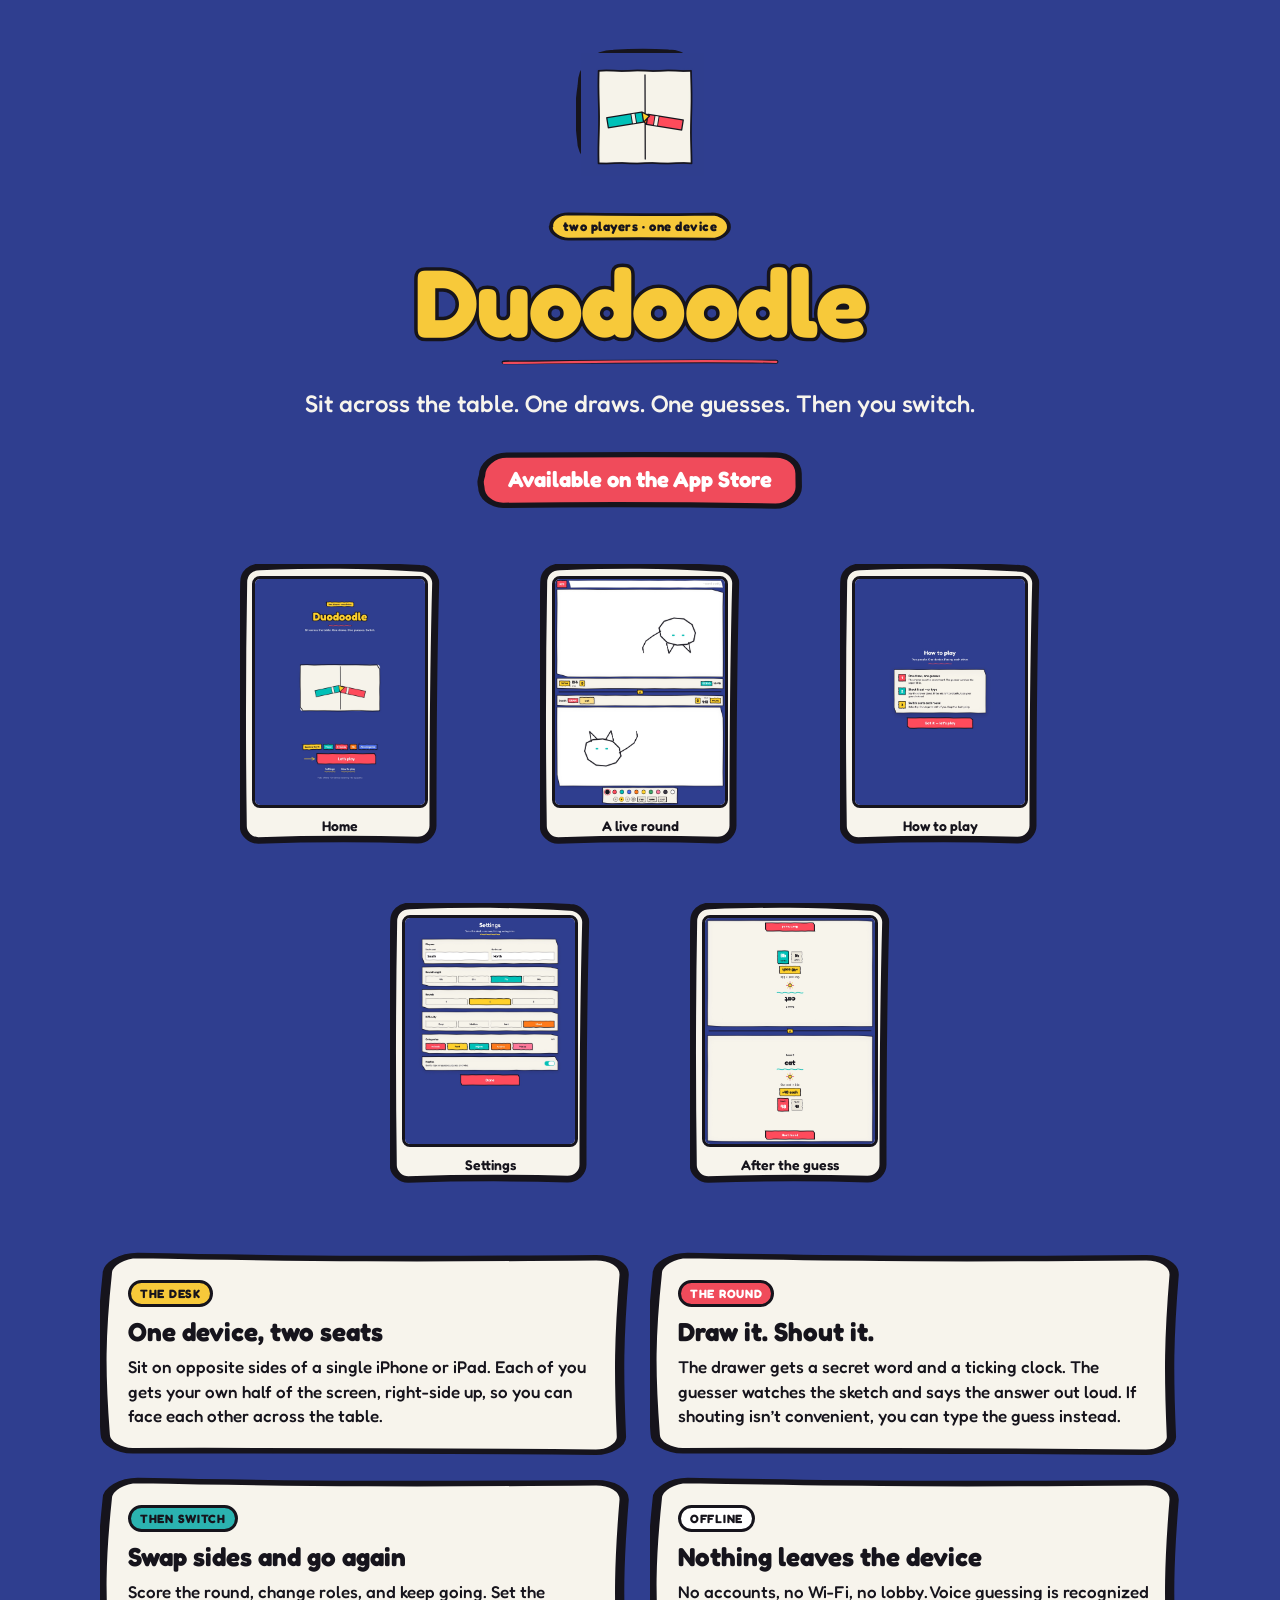
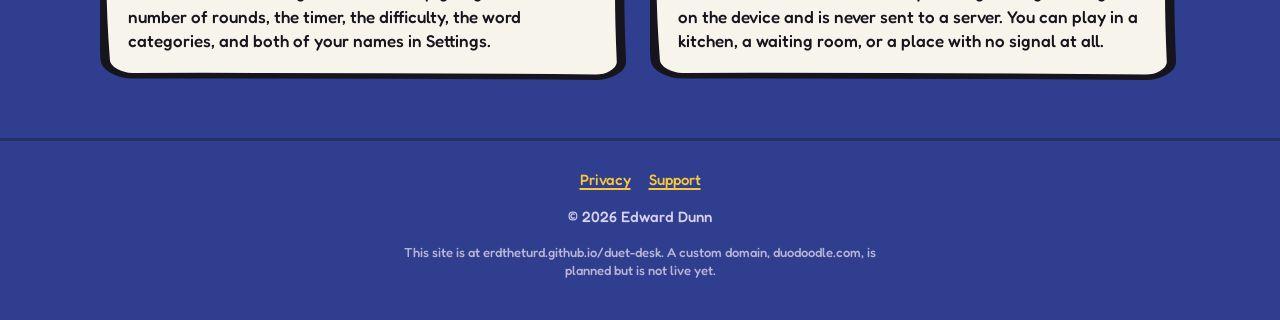
<file: index.html>
<!DOCTYPE html>
<html lang="en">
<head>
  <meta charset="utf-8">
  <meta name="viewport" content="width=device-width, initial-scale=1">
  <title>Duodoodle — two players, one device</title>
  <meta name="description" content="Sit across one iPhone or iPad. One of you draws a secret word. The other shouts the guess. Then you switch. Fully offline, no accounts.">
  <link rel="canonical" href="https://erdtheturd.github.io/duet-desk/">
  <link rel="icon" href="favicon.ico" sizes="32x32">
  <link rel="icon" type="image/png" href="favicon-32.png" sizes="32x32">
  <link rel="apple-touch-icon" href="apple-touch-icon.png">
  <meta property="og:type" content="website">
  <meta property="og:title" content="Duodoodle — two players, one device">
  <meta property="og:description" content="Sit across the table. One draws. One guesses. Then you switch. A two-player drawing game for one iPhone or iPad.">
  <meta property="og:image" content="https://erdtheturd.github.io/duet-desk/og.png">
  <meta property="og:url" content="https://erdtheturd.github.io/duet-desk/">
  <meta name="twitter:card" content="summary_large_image">
  <meta name="twitter:title" content="Duodoodle — two players, one device">
  <meta name="twitter:description" content="Sit across the table. One draws. One guesses. Then you switch.">
  <meta name="twitter:image" content="https://erdtheturd.github.io/duet-desk/og.png">
  <link rel="preconnect" href="https://fonts.googleapis.com">
  <link rel="preconnect" href="https://fonts.gstatic.com" crossorigin>
  <link href="https://fonts.googleapis.com/css2?family=Fredoka:wght@400;500;600;700&display=swap" rel="stylesheet">
  <link rel="stylesheet" href="styles.css">
</head>
<body>
  <header class="hero wrap">
    <div class="hero-icon boil">
      <img src="images/icon.png" width="1024" height="1024" alt="Duodoodle icon: two crayons across a split page">
    </div>
    <p class="chip boil">two players · one device</p>
    <h1 class="wordmark boil">Duodoodle</h1>
    <p class="tagline">Sit across the table. One draws. One guesses. Then you switch.</p>
    <div class="cta-row">
      <a class="btn boil" href="#">Available on the App Store</a>
    </div>
  </header>

  <section class="shots wrap" aria-label="Screenshots">
    <div class="shot-row">
      <figure class="shot boil">
        <img src="images/home.jpg" width="1032" height="1376" alt="The Duodoodle home screen, with the Let’s play button and a doodle of two crayons on a split page">
        <figcaption>Home</figcaption>
      </figure>
      <figure class="shot boil">
        <img src="images/play.jpg" width="1032" height="1376" alt="A live round: the drawer’s canvas on one half of the screen and the guesser’s view on the other">
        <figcaption>A live round</figcaption>
      </figure>
      <figure class="shot boil">
        <img src="images/onboarding.jpg" width="1032" height="1376" alt="How to play: sit on opposite sides, draw the word, shout the guess">
        <figcaption>How to play</figcaption>
      </figure>
      <figure class="shot boil">
        <img src="images/settings.jpg" width="1032" height="1376" alt="Settings for player names, round length, difficulty, and word categories">
        <figcaption>Settings</figcaption>
      </figure>
      <figure class="shot boil">
        <img src="images/result.jpg" width="1032" height="1376" alt="The round result screen after a guess, ready to switch roles">
        <figcaption>After the guess</figcaption>
      </figure>
    </div>
  </section>

  <section class="benefits wrap">
    <article class="card boil">
      <span class="stamp yellow">The desk</span>
      <h2>One device, two seats</h2>
      <p>Sit on opposite sides of a single iPhone or iPad. Each of you gets your own half of the screen, right-side up, so you can face each other across the table.</p>
    </article>
    <article class="card boil">
      <span class="stamp coral">The round</span>
      <h2>Draw it. Shout it.</h2>
      <p>The drawer gets a secret word and a ticking clock. The guesser watches the sketch and says the answer out loud. If shouting isn’t convenient, you can type the guess instead.</p>
    </article>
    <article class="card boil">
      <span class="stamp">Then switch</span>
      <h2>Swap sides and go again</h2>
      <p>Score the round, change roles, and keep going. Set the number of rounds, the timer, the difficulty, the word categories, and both of your names in Settings.</p>
    </article>
    <article class="card boil">
      <span class="stamp paper">Offline</span>
      <h2>Nothing leaves the device</h2>
      <p>No accounts, no Wi-Fi, no lobby. Voice guessing is recognized on the device and is never sent to a server. You can play in a kitchen, a waiting room, or a place with no signal at all.</p>
    </article>
  </section>

  <footer>
    <div class="wrap">
      <nav>
        <a href="privacy.html">Privacy</a>
        <a href="support.html">Support</a>
      </nav>
      <p>© 2026 Edward Dunn</p>
      <p class="fine">This site is at erdtheturd.github.io/duet-desk. A custom domain, duodoodle.com, is planned but is not live yet.</p>
    </div>
  </footer>
</body>
</html>
</file>
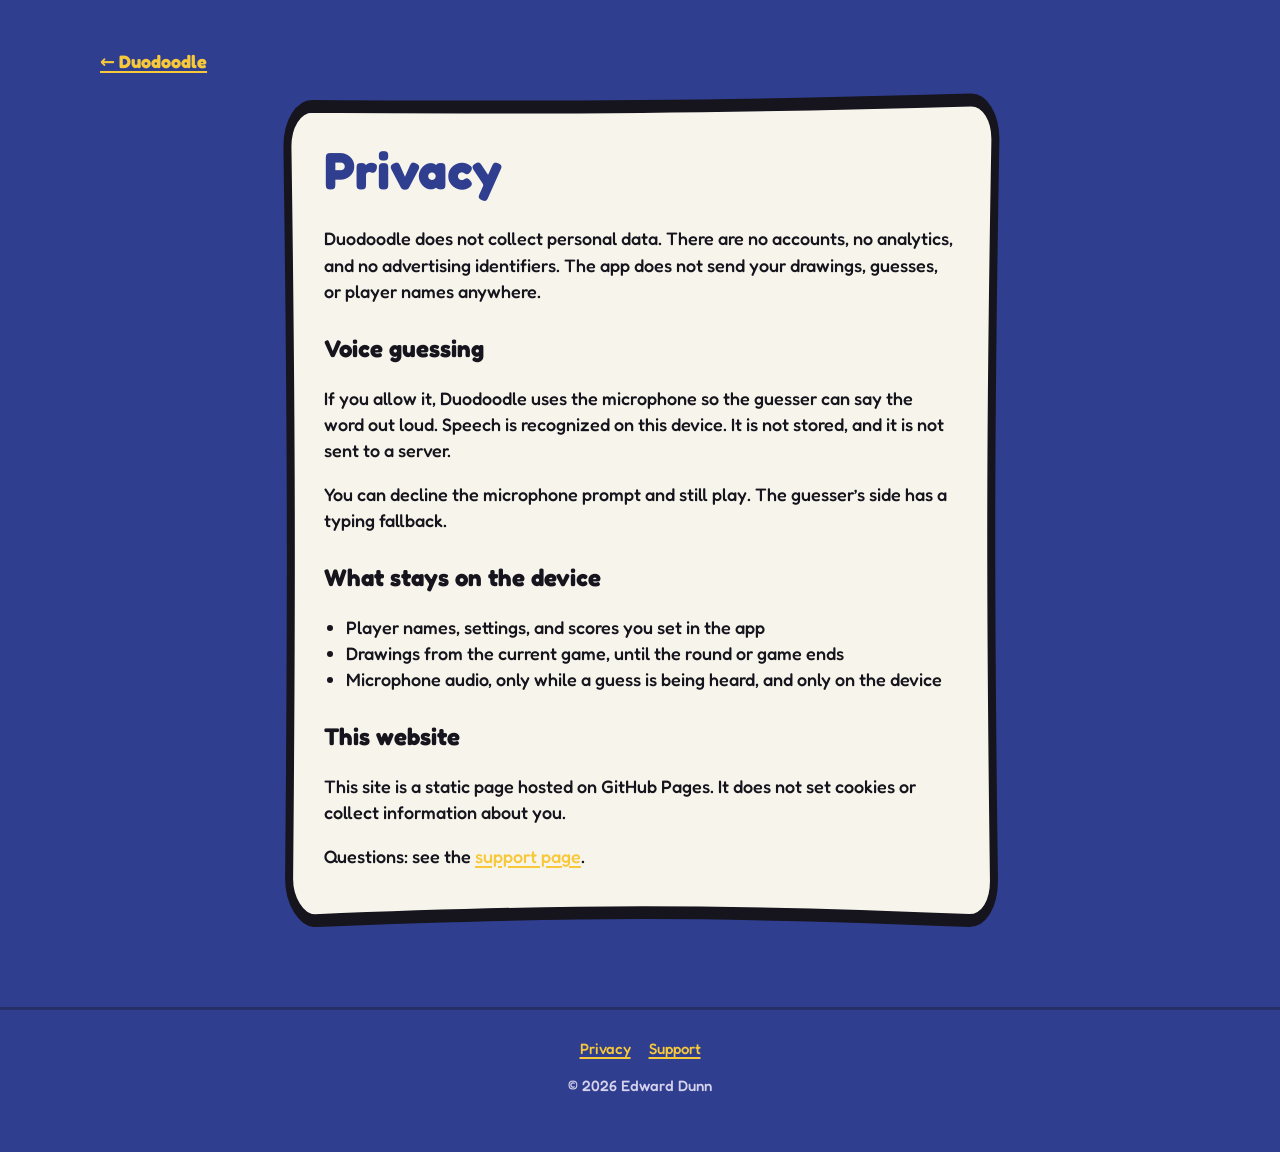
<file: privacy.html>
<!DOCTYPE html>
<html lang="en">
<head>
  <meta charset="utf-8">
  <meta name="viewport" content="width=device-width, initial-scale=1">
  <title>Privacy — Duodoodle</title>
  <meta name="description" content="Duodoodle does not collect personal data. Voice guessing is recognized on the device and is never sent to a server.">
  <link rel="canonical" href="https://erdtheturd.github.io/duet-desk/privacy.html">
  <link rel="icon" href="favicon.ico" sizes="32x32">
  <link rel="icon" type="image/png" href="favicon-32.png" sizes="32x32">
  <link rel="apple-touch-icon" href="apple-touch-icon.png">
  <meta property="og:title" content="Privacy — Duodoodle">
  <meta property="og:image" content="https://erdtheturd.github.io/duet-desk/og.png">
  <link rel="preconnect" href="https://fonts.googleapis.com">
  <link rel="preconnect" href="https://fonts.gstatic.com" crossorigin>
  <link href="https://fonts.googleapis.com/css2?family=Fredoka:wght@400;500;600;700&display=swap" rel="stylesheet">
  <link rel="stylesheet" href="styles.css">
</head>
<body>
  <main class="page wrap">
    <a class="back" href="index.html">← Duodoodle</a>
    <article class="paper-page boil">
      <h1>Privacy</h1>
      <p>Duodoodle does not collect personal data. There are no accounts, no analytics, and no advertising identifiers. The app does not send your drawings, guesses, or player names anywhere.</p>

      <h2>Voice guessing</h2>
      <p>If you allow it, Duodoodle uses the microphone so the guesser can say the word out loud. Speech is recognized on this device. It is not stored, and it is not sent to a server.</p>
      <p>You can decline the microphone prompt and still play. The guesser’s side has a typing fallback.</p>

      <h2>What stays on the device</h2>
      <ul>
        <li>Player names, settings, and scores you set in the app</li>
        <li>Drawings from the current game, until the round or game ends</li>
        <li>Microphone audio, only while a guess is being heard, and only on the device</li>
      </ul>

      <h2>This website</h2>
      <p>This site is a static page hosted on GitHub Pages. It does not set cookies or collect information about you.</p>

      <p>Questions: see the <a href="support.html">support page</a>.</p>
    </article>
  </main>
  <footer>
    <div class="wrap">
      <nav>
        <a href="privacy.html">Privacy</a>
        <a href="support.html">Support</a>
      </nav>
      <p>© 2026 Edward Dunn</p>
    </div>
  </footer>
</body>
</html>
</file>
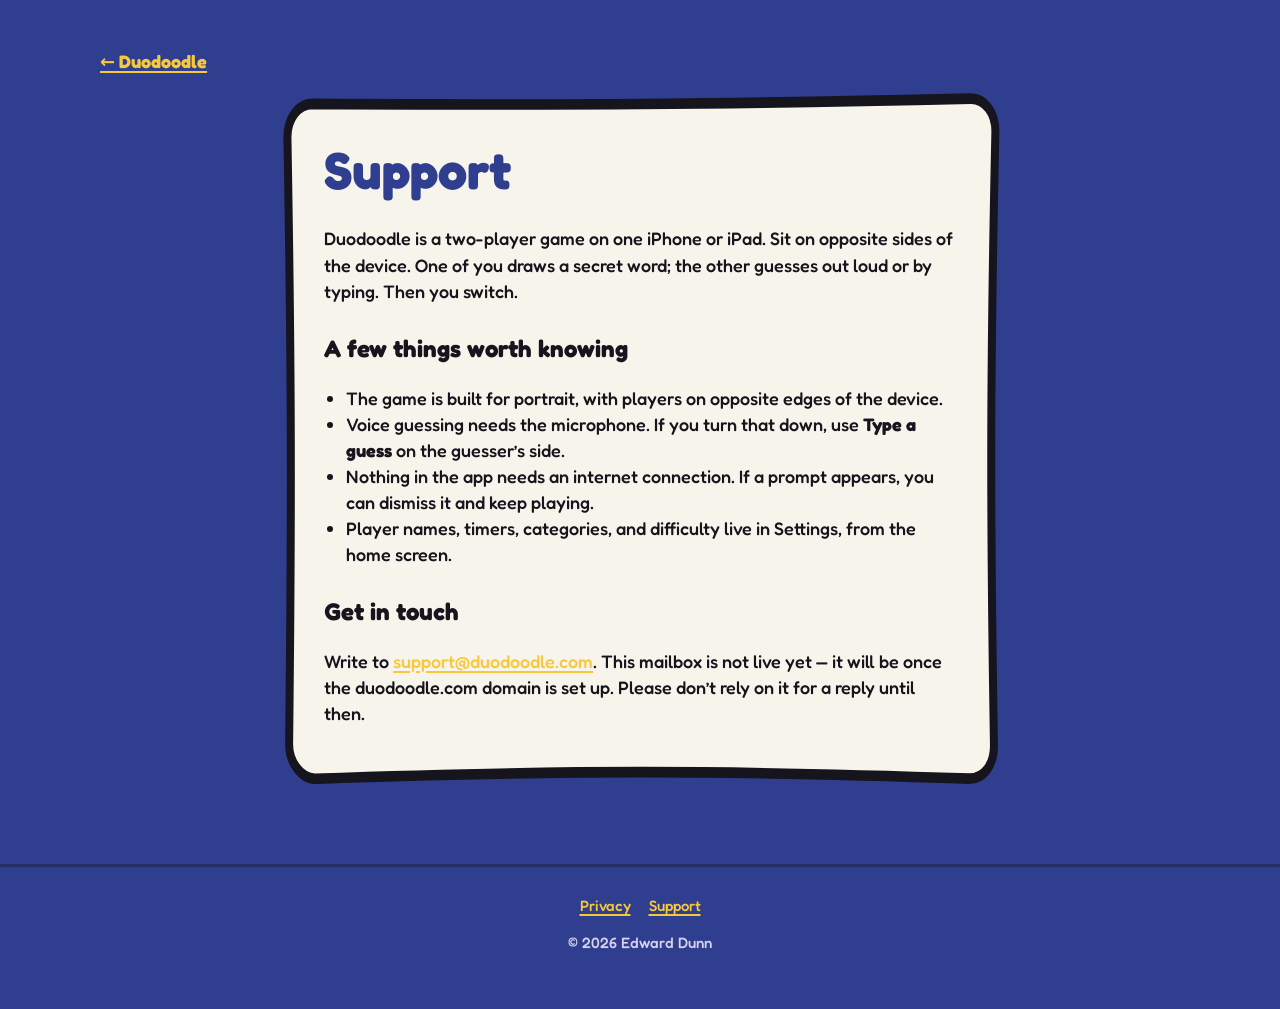
<file: support.html>
<!DOCTYPE html>
<html lang="en">
<head>
  <meta charset="utf-8">
  <meta name="viewport" content="width=device-width, initial-scale=1">
  <title>Support — Duodoodle</title>
  <meta name="description" content="Help and contact for Duodoodle, a two-player drawing game for one iPhone or iPad.">
  <link rel="canonical" href="https://erdtheturd.github.io/duet-desk/support.html">
  <link rel="icon" href="favicon.ico" sizes="32x32">
  <link rel="icon" type="image/png" href="favicon-32.png" sizes="32x32">
  <link rel="apple-touch-icon" href="apple-touch-icon.png">
  <meta property="og:title" content="Support — Duodoodle">
  <meta property="og:image" content="https://erdtheturd.github.io/duet-desk/og.png">
  <link rel="preconnect" href="https://fonts.googleapis.com">
  <link rel="preconnect" href="https://fonts.gstatic.com" crossorigin>
  <link href="https://fonts.googleapis.com/css2?family=Fredoka:wght@400;500;600;700&display=swap" rel="stylesheet">
  <link rel="stylesheet" href="styles.css">
</head>
<body>
  <main class="page wrap">
    <a class="back" href="index.html">← Duodoodle</a>
    <article class="paper-page boil">
      <h1>Support</h1>
      <p>Duodoodle is a two-player game on one iPhone or iPad. Sit on opposite sides of the device. One of you draws a secret word; the other guesses out loud or by typing. Then you switch.</p>

      <h2>A few things worth knowing</h2>
      <ul>
        <li>The game is built for portrait, with players on opposite edges of the device.</li>
        <li>Voice guessing needs the microphone. If you turn that down, use <strong>Type a guess</strong> on the guesser’s side.</li>
        <li>Nothing in the app needs an internet connection. If a prompt appears, you can dismiss it and keep playing.</li>
        <li>Player names, timers, categories, and difficulty live in Settings, from the home screen.</li>
      </ul>

      <h2>Get in touch</h2>
      <p>Write to <a href="mailto:support@duodoodle.com">support@duodoodle.com</a>. This mailbox is not live yet — it will be once the duodoodle.com domain is set up. Please don’t rely on it for a reply until then.</p>
    </article>
  </main>
  <footer>
    <div class="wrap">
      <nav>
        <a href="privacy.html">Privacy</a>
        <a href="support.html">Support</a>
      </nav>
      <p>© 2026 Edward Dunn</p>
    </div>
  </footer>
</body>
</html>
</file>
<file: styles.css>
:root {
  --field: #2f3e8f;
  --paper: #f7f4ec;
  --ink: #16141c;
  --yellow: #f7c93a;
  --coral: #f04b5b;
  --teal: #2bb3b0;
  --white: #ffffff;
  --stroke: 3px;
  --radius: 18px;
}

*,
*::before,
*::after {
  box-sizing: border-box;
}

html {
  scroll-behavior: smooth;
}

body {
  margin: 0;
  min-height: 100vh;
  background: var(--field);
  color: var(--paper);
  font-family: Fredoka, ui-rounded, system-ui, sans-serif;
  font-weight: 500;
  line-height: 1.45;
  font-size: 18px;
}

img {
  max-width: 100%;
  height: auto;
  display: block;
}

a {
  color: var(--yellow);
  text-decoration-thickness: 2px;
  text-underline-offset: 3px;
}

a:hover {
  color: var(--paper);
}

.wrap {
  width: min(1080px, calc(100% - 40px));
  margin: 0 auto;
}


/* Two-frame line boil: swap two hand-drawn imperfect outlines every 0.2s.
   Neither frame is a perfect rectangle or a transform/rotate jiggle.
   prefers-reduced-motion freezes on frame 0. */
.boil {
  animation-duration: 0.40s;
  animation-timing-function: steps(1, end);
  animation-iteration-count: infinite;
}

@keyframes boil-card {
  0%, 49.999% { background-image: url("data:image/svg+xml,%3Csvg%20xmlns%3D%22http%3A%2F%2Fwww.w3.org%2F2000%2Fsvg%22%20viewBox%3D%220%200%20400%20260%22%20preserveAspectRatio%3D%22none%22%3E%3Cpath%20d%3D%22M28.45%2C4.40%20C%20163.31%2C8.93%20239.48%2C9.22%20374.34%2C7.31%20C%20386.65%2C7.31%20395.60%2C16.25%20395.60%2C28.57%20C%20391.59%2C109.04%20391.38%2C154.24%20393.54%2C234.72%20C%20393.54%2C244.64%20384.20%2C253.98%20374.28%2C253.98%20C%20237.70%2C251.90%20161.15%2C251.70%2024.57%2C251.98%20C%2013.89%2C251.98%203.94%2C242.03%203.94%2C231.35%20C%200.32%2C151.85%200.48%2C106.87%205.49%2C27.37%20C%205.49%2C15.59%2016.68%2C4.40%2028.45%2C4.40%20Z%22%20fill%3D%22%23f7f4ec%22%20stroke%3D%22%2316141c%22%20stroke-width%3D%227%22%20stroke-linejoin%3D%22round%22%20stroke-linecap%3D%22round%22%2F%3E%3C%2Fsvg%3E"); }
  50%, 100% { background-image: url("data:image/svg+xml,%3Csvg%20xmlns%3D%22http%3A%2F%2Fwww.w3.org%2F2000%2Fsvg%22%20viewBox%3D%220%200%20400%20260%22%20preserveAspectRatio%3D%22none%22%3E%3Cpath%20d%3D%22M24.26%2C7.08%20C%20159.85%2C4.49%20236.18%2C4.16%20371.77%2C3.82%20C%20385.08%2C3.82%20394.85%2C13.59%20394.85%2C26.90%20C%20401.55%2C106.52%20401.77%2C151.53%20397.02%2C231.15%20C%20397.02%2C243.61%20386.95%2C253.69%20374.48%2C253.69%20C%20240.99%2C259.47%20165.12%2C259.67%2031.63%2C255.66%20C%2018.21%2C255.66%207.85%2C245.30%207.85%2C231.88%20C%200.36%2C151.90%200.02%2C106.81%204.51%2C26.84%20C%204.51%2C15.32%2012.76%2C7.08%2024.26%2C7.08%20Z%22%20fill%3D%22%23f7f4ec%22%20stroke%3D%22%2316141c%22%20stroke-width%3D%227%22%20stroke-linejoin%3D%22round%22%20stroke-linecap%3D%22round%22%2F%3E%3C%2Fsvg%3E"); }
}
@keyframes boil-btn {
  0%, 49.999% { background-image: url("data:image/svg+xml,%3Csvg%20xmlns%3D%22http%3A%2F%2Fwww.w3.org%2F2000%2Fsvg%22%20viewBox%3D%220%200%20360%2080%22%20preserveAspectRatio%3D%22none%22%3E%3Cpath%20d%3D%22M33.70%2C6.89%20C%20149.96%2C6.02%20213.24%2C6.00%20329.49%2C6.66%20C%20343.03%2C6.66%20354.06%2C17.69%20354.06%2C31.23%20C%20354.12%2C39.26%20354.14%2C41.04%20354.25%2C49.07%20C%20354.25%2C62.81%20342.35%2C74.72%20328.61%2C74.72%20C%20211.00%2C71.98%20147.42%2C71.88%2029.81%2C73.64%20C%2016.80%2C73.64%205.82%2C62.66%205.82%2C49.64%20C%204.65%2C42.59%204.73%2C41.03%206.61%2C33.98%20C%206.61%2C19.60%2019.32%2C6.89%2033.70%2C6.89%20Z%22%20fill%3D%22%23f04b5b%22%20stroke%3D%22%2316141c%22%20stroke-width%3D%227%22%20stroke-linejoin%3D%22round%22%20stroke-linecap%3D%22round%22%2F%3E%3C%2Fsvg%3E"); }
  50%, 100% { background-image: url("data:image/svg+xml,%3Csvg%20xmlns%3D%22http%3A%2F%2Fwww.w3.org%2F2000%2Fsvg%22%20viewBox%3D%220%200%20360%2080%22%20preserveAspectRatio%3D%22none%22%3E%3Cpath%20d%3D%22M29.88%2C6.30%20C%20147.49%2C7.51%20211.07%2C7.50%20328.68%2C6.22%20C%20342.33%2C6.22%20354.02%2C17.91%20354.02%2C31.56%20C%20354.79%2C39.84%20354.84%2C41.69%20354.51%2C49.97%20C%20354.51%2C63.61%20344.40%2C73.72%20330.76%2C73.72%20C%20212.52%2C74.00%20148.80%2C74.07%2030.57%2C74.44%20C%2016.55%2C74.44%205.52%2C63.42%205.52%2C49.40%20C%205.65%2C41.13%205.61%2C39.30%205.15%2C31.03%20C%205.15%2C17.13%2015.98%2C6.30%2029.88%2C6.30%20Z%22%20fill%3D%22%23f04b5b%22%20stroke%3D%22%2316141c%22%20stroke-width%3D%227%22%20stroke-linejoin%3D%22round%22%20stroke-linecap%3D%22round%22%2F%3E%3C%2Fsvg%3E"); }
}
@keyframes boil-shot {
  0%, 49.999% { background-image: url("data:image/svg+xml,%3Csvg%20xmlns%3D%22http%3A%2F%2Fwww.w3.org%2F2000%2Fsvg%22%20viewBox%3D%220%200%20200%20300%22%20preserveAspectRatio%3D%22none%22%3E%3Cpath%20d%3D%22M19.98%2C3.07%20C%2082.58%2C0.73%20117.54%2C0.89%20180.15%2C4.67%20C%20188.16%2C4.67%20195.68%2C12.18%20195.68%2C20.20%20C%20193.15%2C120.48%20192.88%2C176.85%20193.01%2C277.13%20C%20193.01%2C285.68%20186.06%2C292.63%20177.52%2C292.63%20C%20115.34%2C290.78%2080.47%2C290.82%2018.30%2C293.04%20C%2010.29%2C293.04%203.30%2C286.05%203.30%2C278.05%20C%201.91%2C176.98%201.94%2C120.44%203.68%2C19.37%20C%203.68%2C9.76%2010.37%2C3.07%2019.98%2C3.07%20Z%22%20fill%3D%22%23f7f4ec%22%20stroke%3D%22%2316141c%22%20stroke-width%3D%227%22%20stroke-linejoin%3D%22round%22%20stroke-linecap%3D%22round%22%2F%3E%3C%2Fsvg%3E"); }
  50%, 100% { background-image: url("data:image/svg+xml,%3Csvg%20xmlns%3D%22http%3A%2F%2Fwww.w3.org%2F2000%2Fsvg%22%20viewBox%3D%220%200%20200%20300%22%20preserveAspectRatio%3D%22none%22%3E%3Cpath%20d%3D%22M23.12%2C3.41%20C%2083.39%2C9.78%20117.82%2C9.89%20178.09%2C4.48%20C%20188.86%2C4.48%20196.50%2C12.10%20196.50%2C22.88%20C%20197.41%2C120.53%20197.41%2C176.31%20196.50%2C273.96%20C%20196.50%2C284.20%20188.55%2C292.15%20178.31%2C292.15%20C%20117.09%2C295.62%2082.44%2C295.86%2021.23%2C294.60%20C%2012.27%2C294.60%203.90%2C286.23%203.90%2C277.27%20C%207.81%2C177.54%207.92%2C121.29%204.98%2C21.55%20C%204.98%2C10.98%2012.55%2C3.41%2023.12%2C3.41%20Z%22%20fill%3D%22%23f7f4ec%22%20stroke%3D%22%2316141c%22%20stroke-width%3D%227%22%20stroke-linejoin%3D%22round%22%20stroke-linecap%3D%22round%22%2F%3E%3C%2Fsvg%3E"); }
}
@keyframes boil-chip {
  0%, 49.999% { background-image: url("data:image/svg+xml,%3Csvg%20xmlns%3D%22http%3A%2F%2Fwww.w3.org%2F2000%2Fsvg%22%20viewBox%3D%220%200%20240%2056%22%20preserveAspectRatio%3D%22none%22%3E%3Cpath%20d%3D%22M27.50%2C5.11%20C%2099.58%2C7.21%20140.09%2C7.23%20212.17%2C5.42%20C%20223.97%2C5.42%20234.70%2C16.15%20234.70%2C27.96%20C%20234.52%2C28.30%20234.52%2C28.38%20234.77%2C28.72%20C%20234.77%2C39.99%20224.03%2C50.72%20212.76%2C50.72%20C%20140.50%2C49.42%2099.95%2C49.42%2027.69%2C50.67%20C%2015.66%2C50.67%204.78%2C39.79%204.78%2C27.77%20C%205.89%2C27.56%205.94%2C27.52%205.29%2C27.32%20C%205.29%2C14.87%2015.05%2C5.11%2027.50%2C5.11%20Z%22%20fill%3D%22%23f7c93a%22%20stroke%3D%22%2316141c%22%20stroke-width%3D%225%22%20stroke-linejoin%3D%22round%22%20stroke-linecap%3D%22round%22%2F%3E%3C%2Fsvg%3E"); }
  50%, 100% { background-image: url("data:image/svg+xml,%3Csvg%20xmlns%3D%22http%3A%2F%2Fwww.w3.org%2F2000%2Fsvg%22%20viewBox%3D%220%200%20240%2056%22%20preserveAspectRatio%3D%22none%22%3E%3Cpath%20d%3D%22M28.31%2C4.68%20C%2099.39%2C3.89%20139.69%2C3.94%20210.77%2C5.18%20C%20223.91%2C5.18%20234.31%2C15.58%20234.31%2C28.73%20C%20233.33%2C29.17%20233.36%2C29.27%20234.56%2C29.71%20C%20234.56%2C42.46%20225.58%2C51.44%20212.83%2C51.44%20C%20140.61%2C52.45%20100.06%2C52.42%2027.84%2C51.18%20C%2015.02%2C51.18%205.11%2C41.26%205.11%2C28.45%20C%205.10%2C28.41%205.05%2C28.41%204.63%2C28.37%20C%204.63%2C15.41%2015.35%2C4.68%2028.31%2C4.68%20Z%22%20fill%3D%22%23f7c93a%22%20stroke%3D%22%2316141c%22%20stroke-width%3D%225%22%20stroke-linejoin%3D%22round%22%20stroke-linecap%3D%22round%22%2F%3E%3C%2Fsvg%3E"); }
}
@keyframes boil-icon {
  0%, 49.999% { background-image: url("data:image/svg+xml,%3Csvg%20xmlns%3D%22http%3A%2F%2Fwww.w3.org%2F2000%2Fsvg%22%20viewBox%3D%220%200%20128%20128%22%20preserveAspectRatio%3D%22none%22%3E%3Cpath%20d%3D%22M37.45%2C4.85%20C%2058.83%2C3.09%2071.09%2C3.05%2092.47%2C4.49%20C%20108.85%2C4.49%20121.29%2C16.92%20121.29%2C33.31%20C%20121.29%2C56.28%20121.26%2C69.02%20121.05%2C91.99%20C%20121.05%2C108.47%20106.04%2C123.48%2089.56%2C123.48%20C%2067.94%2C120.01%2055.63%2C119.82%2034.01%2C121.62%20C%2018.66%2C121.62%204.05%2C107.01%204.05%2C91.67%20C%201.45%2C70.82%201.50%2C58.55%204.58%2C37.71%20C%204.58%2C18.82%2018.57%2C4.85%2037.45%2C4.85%20Z%22%20fill%3D%22%232f3e8f%22%20stroke%3D%22%2316141c%22%20stroke-width%3D%226%22%20stroke-linejoin%3D%22round%22%20stroke-linecap%3D%22round%22%2F%3E%3C%2Fsvg%3E"); }
  50%, 100% { background-image: url("data:image/svg+xml,%3Csvg%20xmlns%3D%22http%3A%2F%2Fwww.w3.org%2F2000%2Fsvg%22%20viewBox%3D%220%200%20128%20128%22%20preserveAspectRatio%3D%22none%22%3E%3Cpath%20d%3D%22M35.78%2C5.67%20C%2058.60%2C9.21%2071.17%2C9.22%2093.99%2C5.69%20C%20108.88%2C5.69%20122.58%2C19.39%20122.58%2C34.28%20C%20122.03%2C57.94%20121.98%2C70.84%20122.10%2C94.50%20C%20122.10%2C110.43%20109.18%2C123.35%2093.25%2C123.35%20C%2071.24%2C126.33%2058.84%2C126.30%2036.83%2C123.01%20C%2020.51%2C123.01%205.31%2C107.82%205.31%2C91.49%20C%208.38%2C69.53%208.48%2C57.00%206.41%2C35.04%20C%206.41%2C17.73%2018.47%2C5.67%2035.78%2C5.67%20Z%22%20fill%3D%22%232f3e8f%22%20stroke%3D%22%2316141c%22%20stroke-width%3D%226%22%20stroke-linejoin%3D%22round%22%20stroke-linecap%3D%22round%22%2F%3E%3C%2Fsvg%3E"); }
}
@keyframes boil-paper {
  0%, 49.999% { background-image: url("data:image/svg+xml,%3Csvg%20xmlns%3D%22http%3A%2F%2Fwww.w3.org%2F2000%2Fsvg%22%20viewBox%3D%220%200%20720%20520%22%20preserveAspectRatio%3D%22none%22%3E%3Cpath%20d%3D%22M32.38%2C8.93%20C%20289.51%2C9.93%20433.81%2C9.54%20690.94%2C4.99%20C%20704.89%2C4.99%20715.39%2C15.50%20715.39%2C29.45%20C%20710.20%2C209.79%20710.06%2C310.86%20713.97%2C491.19%20C%20713.97%2C505.82%20703.80%2C515.98%20689.18%2C515.98%20C%20434.04%2C509.45%20290.19%2C509.45%2035.06%2C516.05%20C%2021.40%2C516.05%209.11%2C503.76%209.11%2C490.10%20C%2011.72%2C312.25%2011.55%2C211.73%207.43%2C33.88%20C%207.43%2C19.80%2018.30%2C8.93%2032.38%2C8.93%20Z%22%20fill%3D%22%23f7f4ec%22%20stroke%3D%22%2316141c%22%20stroke-width%3D%228%22%20stroke-linejoin%3D%22round%22%20stroke-linecap%3D%22round%22%2F%3E%3C%2Fsvg%3E"); }
  50%, 100% { background-image: url("data:image/svg+xml,%3Csvg%20xmlns%3D%22http%3A%2F%2Fwww.w3.org%2F2000%2Fsvg%22%20viewBox%3D%220%200%20720%20520%22%20preserveAspectRatio%3D%22none%22%3E%3Cpath%20d%3D%22M35.73%2C7.41%20C%20288.57%2C1.79%20431.91%2C1.74%20684.75%2C6.97%20C%20699.01%2C6.97%20712.29%2C20.26%20712.29%2C34.52%20C%20713.46%2C211.07%20713.72%2C311.31%20714.88%2C487.86%20C%20714.88%2C503.52%20702.25%2C516.15%20686.59%2C516.15%20C%20431.95%2C510.79%20288.21%2C510.80%2033.57%2C516.18%20C%2020.78%2C516.18%209.91%2C505.31%209.91%2C492.52%20C%2015.81%2C313.61%2015.73%2C212.85%209.21%2C33.93%20C%209.21%2C18.20%2020.00%2C7.41%2035.73%2C7.41%20Z%22%20fill%3D%22%23f7f4ec%22%20stroke%3D%22%2316141c%22%20stroke-width%3D%228%22%20stroke-linejoin%3D%22round%22%20stroke-linecap%3D%22round%22%2F%3E%3C%2Fsvg%3E"); }
}
@keyframes boil-squiggle {
  0%, 49.999% { background-image: url("data:image/svg+xml,%3Csvg%20xmlns%3D%22http%3A%2F%2Fwww.w3.org%2F2000%2Fsvg%22%20viewBox%3D%220%200%20280%2018%22%20fill%3D%22none%22%20preserveAspectRatio%3D%22none%22%3E%3Cpath%20d%3D%22M4.00%2C9.44%20C%2067.98%2C9.00%20212.02%2C7.34%20276.00%2C8.75%22%20stroke%3D%22%2316141c%22%20stroke-width%3D%225%22%20stroke-linecap%3D%22round%22%2F%3E%3Cpath%20d%3D%22M4.00%2C10.25%20C67.98%2C9.36%20212.02%2C6.05%20276.00%2C8.87%22%20stroke%3D%22%23f04b5b%22%20stroke-width%3D%222.75%22%20stroke-linecap%3D%22round%22%2F%3E%3C%2Fsvg%3E"); }
  50%, 100% { background-image: url("data:image/svg+xml,%3Csvg%20xmlns%3D%22http%3A%2F%2Fwww.w3.org%2F2000%2Fsvg%22%20viewBox%3D%220%200%20280%2018%22%20fill%3D%22none%22%20preserveAspectRatio%3D%22none%22%3E%3Cpath%20d%3D%22M4.00%2C8.21%20C%2066.67%2C7.31%20208.36%2C8.17%20276.00%2C9.71%22%20stroke%3D%22%2316141c%22%20stroke-width%3D%225%22%20stroke-linecap%3D%22round%22%2F%3E%3Cpath%20d%3D%22M4.00%2C8.06%20C66.67%2C6.28%20208.36%2C7.99%20276.00%2C11.07%22%20stroke%3D%22%23f04b5b%22%20stroke-width%3D%222.75%22%20stroke-linecap%3D%22round%22%2F%3E%3C%2Fsvg%3E"); }
}

.card {
  border: none;
  box-shadow: none;
  border-radius: 0;
  background-color: transparent;
  background-image: url("data:image/svg+xml,%3Csvg%20xmlns%3D%22http%3A%2F%2Fwww.w3.org%2F2000%2Fsvg%22%20viewBox%3D%220%200%20400%20260%22%20preserveAspectRatio%3D%22none%22%3E%3Cpath%20d%3D%22M28.45%2C4.40%20C%20163.31%2C8.93%20239.48%2C9.22%20374.34%2C7.31%20C%20386.65%2C7.31%20395.60%2C16.25%20395.60%2C28.57%20C%20391.59%2C109.04%20391.38%2C154.24%20393.54%2C234.72%20C%20393.54%2C244.64%20384.20%2C253.98%20374.28%2C253.98%20C%20237.70%2C251.90%20161.15%2C251.70%2024.57%2C251.98%20C%2013.89%2C251.98%203.94%2C242.03%203.94%2C231.35%20C%200.32%2C151.85%200.48%2C106.87%205.49%2C27.37%20C%205.49%2C15.59%2016.68%2C4.40%2028.45%2C4.40%20Z%22%20fill%3D%22%23f7f4ec%22%20stroke%3D%22%2316141c%22%20stroke-width%3D%227%22%20stroke-linejoin%3D%22round%22%20stroke-linecap%3D%22round%22%2F%3E%3C%2Fsvg%3E");
  background-repeat: no-repeat;
  background-size: 100% 100%;
}
.card.boil { animation-name: boil-card; }

.btn {
  border: none;
  box-shadow: none;
  border-radius: 0;
  background-color: transparent;
  background-image: url("data:image/svg+xml,%3Csvg%20xmlns%3D%22http%3A%2F%2Fwww.w3.org%2F2000%2Fsvg%22%20viewBox%3D%220%200%20360%2080%22%20preserveAspectRatio%3D%22none%22%3E%3Cpath%20d%3D%22M33.70%2C6.89%20C%20149.96%2C6.02%20213.24%2C6.00%20329.49%2C6.66%20C%20343.03%2C6.66%20354.06%2C17.69%20354.06%2C31.23%20C%20354.12%2C39.26%20354.14%2C41.04%20354.25%2C49.07%20C%20354.25%2C62.81%20342.35%2C74.72%20328.61%2C74.72%20C%20211.00%2C71.98%20147.42%2C71.88%2029.81%2C73.64%20C%2016.80%2C73.64%205.82%2C62.66%205.82%2C49.64%20C%204.65%2C42.59%204.73%2C41.03%206.61%2C33.98%20C%206.61%2C19.60%2019.32%2C6.89%2033.70%2C6.89%20Z%22%20fill%3D%22%23f04b5b%22%20stroke%3D%22%2316141c%22%20stroke-width%3D%227%22%20stroke-linejoin%3D%22round%22%20stroke-linecap%3D%22round%22%2F%3E%3C%2Fsvg%3E");
  background-repeat: no-repeat;
  background-size: 100% 100%;
}
.btn.boil { animation-name: boil-btn; }
.btn:hover {
  background-color: transparent;
  filter: brightness(0.95);
}

.shot {
  border: none;
  box-shadow: none;
  border-radius: 0;
  background-color: transparent;
  background-image: url("data:image/svg+xml,%3Csvg%20xmlns%3D%22http%3A%2F%2Fwww.w3.org%2F2000%2Fsvg%22%20viewBox%3D%220%200%20200%20300%22%20preserveAspectRatio%3D%22none%22%3E%3Cpath%20d%3D%22M19.98%2C3.07%20C%2082.58%2C0.73%20117.54%2C0.89%20180.15%2C4.67%20C%20188.16%2C4.67%20195.68%2C12.18%20195.68%2C20.20%20C%20193.15%2C120.48%20192.88%2C176.85%20193.01%2C277.13%20C%20193.01%2C285.68%20186.06%2C292.63%20177.52%2C292.63%20C%20115.34%2C290.78%2080.47%2C290.82%2018.30%2C293.04%20C%2010.29%2C293.04%203.30%2C286.05%203.30%2C278.05%20C%201.91%2C176.98%201.94%2C120.44%203.68%2C19.37%20C%203.68%2C9.76%2010.37%2C3.07%2019.98%2C3.07%20Z%22%20fill%3D%22%23f7f4ec%22%20stroke%3D%22%2316141c%22%20stroke-width%3D%227%22%20stroke-linejoin%3D%22round%22%20stroke-linecap%3D%22round%22%2F%3E%3C%2Fsvg%3E");
  background-repeat: no-repeat;
  background-size: 100% 100%;
}
.shot.boil { animation-name: boil-shot; }
.shot img {
  border-radius: 8px;
}

.chip {
  border: none;
  box-shadow: none;
  border-radius: 0;
  background-color: transparent;
  background-image: url("data:image/svg+xml,%3Csvg%20xmlns%3D%22http%3A%2F%2Fwww.w3.org%2F2000%2Fsvg%22%20viewBox%3D%220%200%20240%2056%22%20preserveAspectRatio%3D%22none%22%3E%3Cpath%20d%3D%22M27.50%2C5.11%20C%2099.58%2C7.21%20140.09%2C7.23%20212.17%2C5.42%20C%20223.97%2C5.42%20234.70%2C16.15%20234.70%2C27.96%20C%20234.52%2C28.30%20234.52%2C28.38%20234.77%2C28.72%20C%20234.77%2C39.99%20224.03%2C50.72%20212.76%2C50.72%20C%20140.50%2C49.42%2099.95%2C49.42%2027.69%2C50.67%20C%2015.66%2C50.67%204.78%2C39.79%204.78%2C27.77%20C%205.89%2C27.56%205.94%2C27.52%205.29%2C27.32%20C%205.29%2C14.87%2015.05%2C5.11%2027.50%2C5.11%20Z%22%20fill%3D%22%23f7c93a%22%20stroke%3D%22%2316141c%22%20stroke-width%3D%225%22%20stroke-linejoin%3D%22round%22%20stroke-linecap%3D%22round%22%2F%3E%3C%2Fsvg%3E");
  background-repeat: no-repeat;
  background-size: 100% 100%;
}
.chip.boil { animation-name: boil-chip; }

.hero-icon {
  border: none;
  box-shadow: none;
  border-radius: 0;
  overflow: hidden;
  background-color: transparent;
  background-image: url("data:image/svg+xml,%3Csvg%20xmlns%3D%22http%3A%2F%2Fwww.w3.org%2F2000%2Fsvg%22%20viewBox%3D%220%200%20128%20128%22%20preserveAspectRatio%3D%22none%22%3E%3Cpath%20d%3D%22M37.45%2C4.85%20C%2058.83%2C3.09%2071.09%2C3.05%2092.47%2C4.49%20C%20108.85%2C4.49%20121.29%2C16.92%20121.29%2C33.31%20C%20121.29%2C56.28%20121.26%2C69.02%20121.05%2C91.99%20C%20121.05%2C108.47%20106.04%2C123.48%2089.56%2C123.48%20C%2067.94%2C120.01%2055.63%2C119.82%2034.01%2C121.62%20C%2018.66%2C121.62%204.05%2C107.01%204.05%2C91.67%20C%201.45%2C70.82%201.50%2C58.55%204.58%2C37.71%20C%204.58%2C18.82%2018.57%2C4.85%2037.45%2C4.85%20Z%22%20fill%3D%22%232f3e8f%22%20stroke%3D%22%2316141c%22%20stroke-width%3D%226%22%20stroke-linejoin%3D%22round%22%20stroke-linecap%3D%22round%22%2F%3E%3C%2Fsvg%3E");
  background-repeat: no-repeat;
  background-size: 100% 100%;
}
.hero-icon.boil { animation-name: boil-icon; }
.hero-icon img {
  border-radius: 0;
  /* keep the photo inside the wonky frame; slight inset via padding */
  width: calc(100% - 10px);
  height: calc(100% - 10px);
  margin: 5px;
  object-fit: cover;
}

.paper-page {
  border: none;
  box-shadow: none;
  border-radius: 0;
  background-color: transparent;
  background-image: url("data:image/svg+xml,%3Csvg%20xmlns%3D%22http%3A%2F%2Fwww.w3.org%2F2000%2Fsvg%22%20viewBox%3D%220%200%20720%20520%22%20preserveAspectRatio%3D%22none%22%3E%3Cpath%20d%3D%22M32.38%2C8.93%20C%20289.51%2C9.93%20433.81%2C9.54%20690.94%2C4.99%20C%20704.89%2C4.99%20715.39%2C15.50%20715.39%2C29.45%20C%20710.20%2C209.79%20710.06%2C310.86%20713.97%2C491.19%20C%20713.97%2C505.82%20703.80%2C515.98%20689.18%2C515.98%20C%20434.04%2C509.45%20290.19%2C509.45%2035.06%2C516.05%20C%2021.40%2C516.05%209.11%2C503.76%209.11%2C490.10%20C%2011.72%2C312.25%2011.55%2C211.73%207.43%2C33.88%20C%207.43%2C19.80%2018.30%2C8.93%2032.38%2C8.93%20Z%22%20fill%3D%22%23f7f4ec%22%20stroke%3D%22%2316141c%22%20stroke-width%3D%228%22%20stroke-linejoin%3D%22round%22%20stroke-linecap%3D%22round%22%2F%3E%3C%2Fsvg%3E");
  background-repeat: no-repeat;
  background-size: 100% 100%;
}
.paper-page.boil { animation-name: boil-paper; }

/* Wordmark: two imperfect underlines, not a rotating/translating title. */
.wordmark {
  /* keep text fill + stroke; boil only the underline */
}
.wordmark::after {
  content: "";
  display: block;
  width: min(280px, 70%);
  height: 14px;
  margin: 8px auto 0;
  background-image: url("data:image/svg+xml,%3Csvg%20xmlns%3D%22http%3A%2F%2Fwww.w3.org%2F2000%2Fsvg%22%20viewBox%3D%220%200%20280%2018%22%20fill%3D%22none%22%20preserveAspectRatio%3D%22none%22%3E%3Cpath%20d%3D%22M4.00%2C9.44%20C%2067.98%2C9.00%20212.02%2C7.34%20276.00%2C8.75%22%20stroke%3D%22%2316141c%22%20stroke-width%3D%225%22%20stroke-linecap%3D%22round%22%2F%3E%3Cpath%20d%3D%22M4.00%2C10.25%20C67.98%2C9.36%20212.02%2C6.05%20276.00%2C8.87%22%20stroke%3D%22%23f04b5b%22%20stroke-width%3D%222.75%22%20stroke-linecap%3D%22round%22%2F%3E%3C%2Fsvg%3E");
  background-repeat: no-repeat;
  background-size: 100% 100%;
}
.wordmark.boil::after {
  animation: boil-squiggle 0.40s steps(1, end) infinite;
}

@media (prefers-reduced-motion: reduce) {
  html {
    scroll-behavior: auto;
  }
  .boil,
  .boil-slow,
  .wordmark.boil::after {
    animation: none !important;
    transform: none !important;
  }
}

/* Header / hero */
.hero {
  padding: 48px 0 24px;
  text-align: center;
}

.hero-icon {
  width: 128px;
  height: 128px;
  margin: 0 auto 22px;
  /* outline + fill come from the two-frame boil SVGs */
}

.hero-icon img {
  width: 100%;
  height: 100%;
  object-fit: cover;
}

.chip {
  display: inline-block;
  color: var(--ink);
  font-weight: 700;
  font-size: 13px;
  letter-spacing: 0.04em;
  text-transform: lowercase;
  padding: 6px 16px;
  margin-bottom: 14px;
}

.wordmark {
  margin: 0;
  font-size: clamp(56px, 12vw, 96px);
  font-weight: 700;
  line-height: 0.95;
  color: var(--yellow);
  -webkit-text-stroke: 7px var(--ink);
  paint-order: stroke fill;
  letter-spacing: -0.02em;
}

.tagline {
  margin: 18px 0 0;
  font-size: clamp(18px, 2.4vw, 24px);
  font-weight: 500;
  color: var(--paper);
}

.cta-row {
  margin-top: 28px;
  display: flex;
  justify-content: center;
  gap: 12px;
  flex-wrap: wrap;
}

.btn {
  display: inline-flex;
  align-items: center;
  justify-content: center;
  gap: 8px;
  color: var(--white);
  font-family: inherit;
  font-weight: 700;
  font-size: 22px;
  padding: 14px 32px;
  text-decoration: none;
  cursor: pointer;
}

.btn:hover {
  color: var(--white);
}

.btn-ghost {
  background: transparent;
  color: var(--paper);
  box-shadow: none;
  font-size: 18px;
  padding: 10px 18px;
}

.btn-ghost:hover {
  color: var(--yellow);
  background: transparent;
}

/* Screenshot strip */
.shots {
  padding: 12px 0 40px;
}

.shot-row {
  display: flex;
  gap: 20px;
  justify-content: center;
  flex-wrap: wrap;
}

.shot {
  width: 200px;
  padding: 12px 12px 0;
  color: var(--ink);
  text-align: center;
}

.shot img {
  width: 100%;
  border: 3px solid var(--ink);
  border-radius: 8px;
  background: var(--white);
}

.shot figcaption {
  font-size: 14px;
  font-weight: 600;
  padding: 8px 4px 10px;
}

/* Benefit cards */
.benefits {
  padding: 8px 0 56px;
  display: grid;
  grid-template-columns: repeat(2, 1fr);
  gap: 20px;
}

.card {
  color: var(--ink);
  padding: 26px 28px 28px;
}

.card h2 {
  margin: 0 0 8px;
  font-size: 26px;
  font-weight: 700;
  line-height: 1.15;
}

.card p {
  margin: 0;
  font-size: 17px;
  font-weight: 500;
}

.stamp {
  display: inline-block;
  font-size: 12px;
  font-weight: 700;
  letter-spacing: 0.06em;
  text-transform: uppercase;
  background: var(--teal);
  color: var(--ink);
  border: 3px solid var(--ink);
  border-radius: 999px;
  padding: 2px 9px;
  margin-bottom: 10px;
}

.stamp.coral { background: var(--coral); color: var(--white); }
.stamp.yellow { background: var(--yellow); }
.stamp.paper { background: var(--white); }

/* Inner pages */
.page {
  padding: 48px 0 80px;
}

.paper-page {
  color: var(--ink);
  padding: 40px 44px;
  max-width: 720px;
  margin: 0 auto;
}

.paper-page h1 {
  margin: 0 0 8px;
  font-size: clamp(36px, 7vw, 52px);
  font-weight: 700;
  color: var(--field);
}

.paper-page h2 {
  margin: 28px 0 8px;
  font-size: 24px;
}

.paper-page p,
.paper-page li {
  font-size: 18px;
}

.paper-page ul {
  padding-left: 1.2em;
}

.back {
  display: inline-block;
  margin-bottom: 18px;
  font-weight: 700;
  color: var(--yellow);
}

footer {
  border-top: 3px solid rgba(22, 20, 28, 0.35);
  padding: 28px 0 40px;
  text-align: center;
  font-size: 15px;
  color: #d7d3ee;
}

footer nav {
  display: flex;
  justify-content: center;
  gap: 18px;
  margin-bottom: 10px;
}

footer .fine {
  margin: 8px 0 0;
  font-size: 13px;
  color: #b8b4d4;
  max-width: 520px;
  margin-left: auto;
  margin-right: auto;
}

@media (max-width: 720px) {
  .wrap {
    width: calc(100% - 28px);
  }
  .benefits {
    grid-template-columns: 1fr;
  }
  .wordmark {
    -webkit-text-stroke: 5px var(--ink);
  }
  .paper-page {
    padding: 24px 20px;
  }
  .shot {
    width: calc(50% - 16px);
    min-width: 140px;
  }
}
</file>
